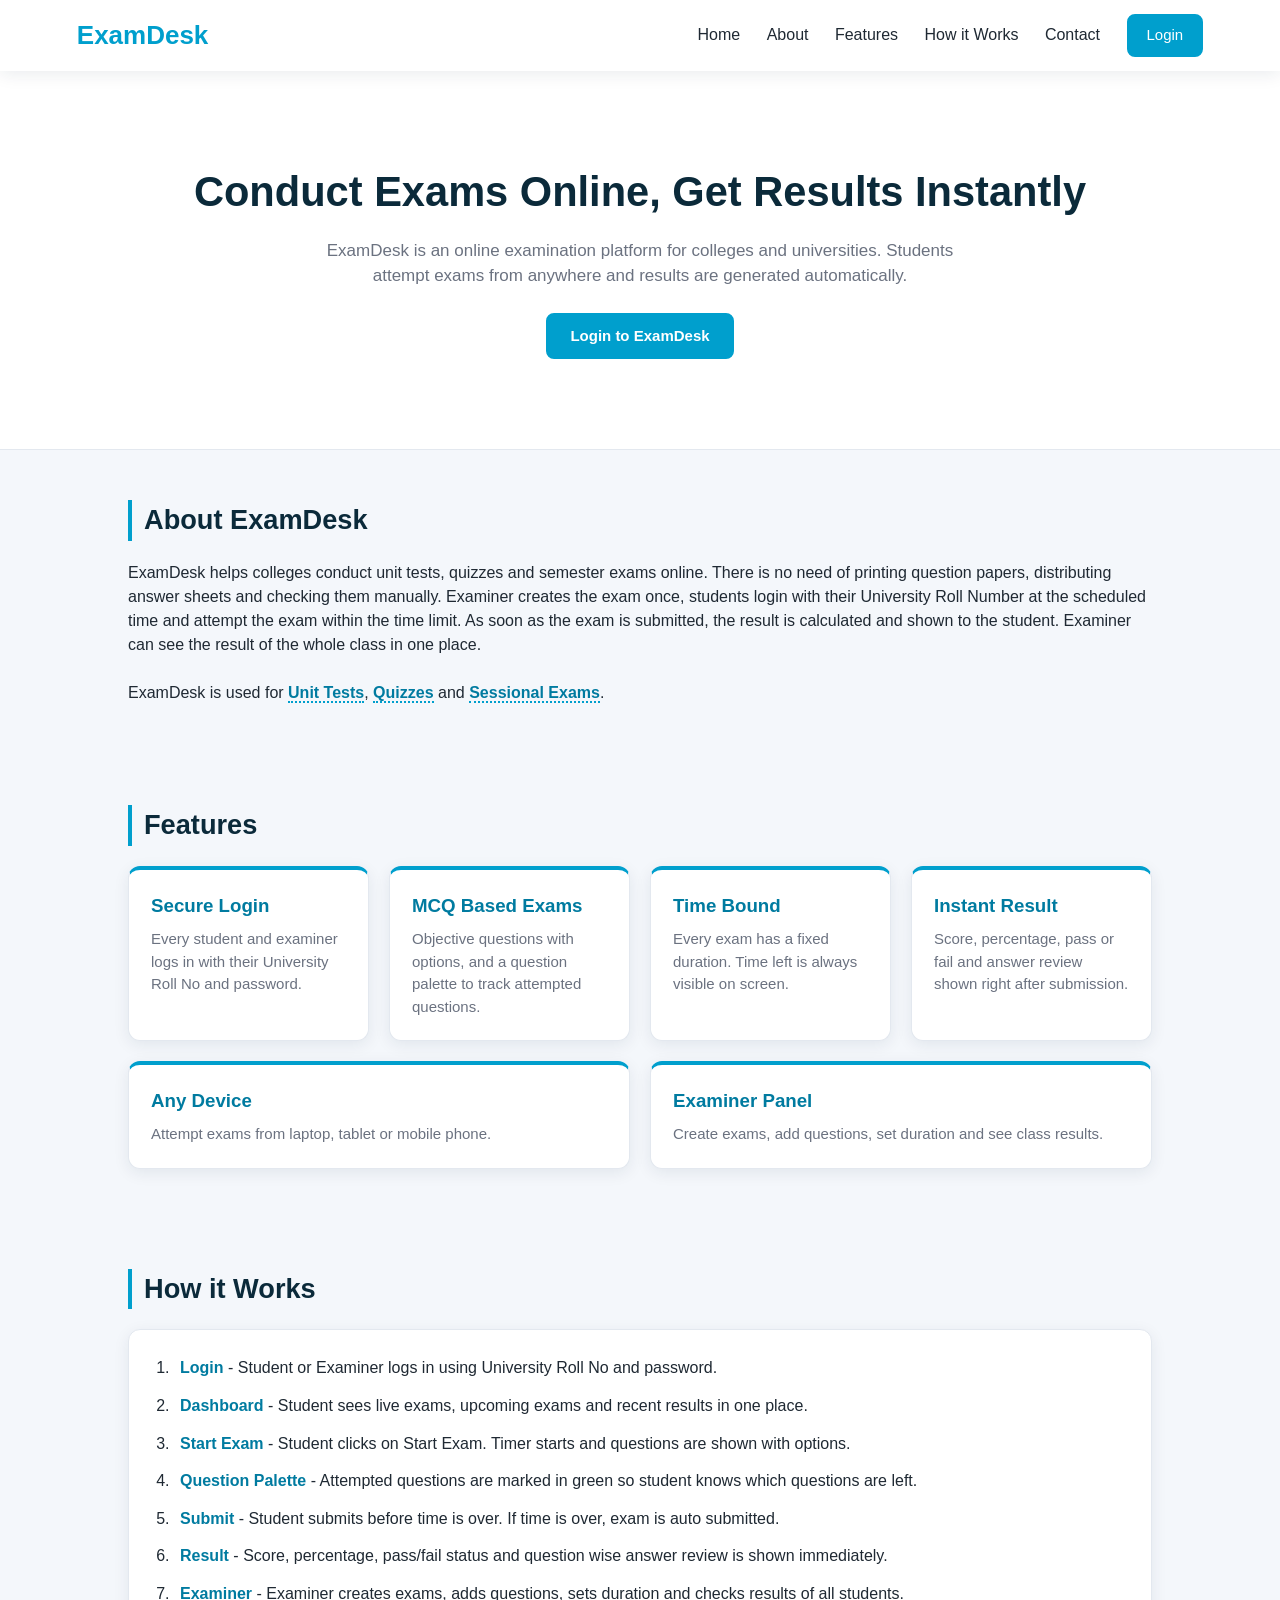
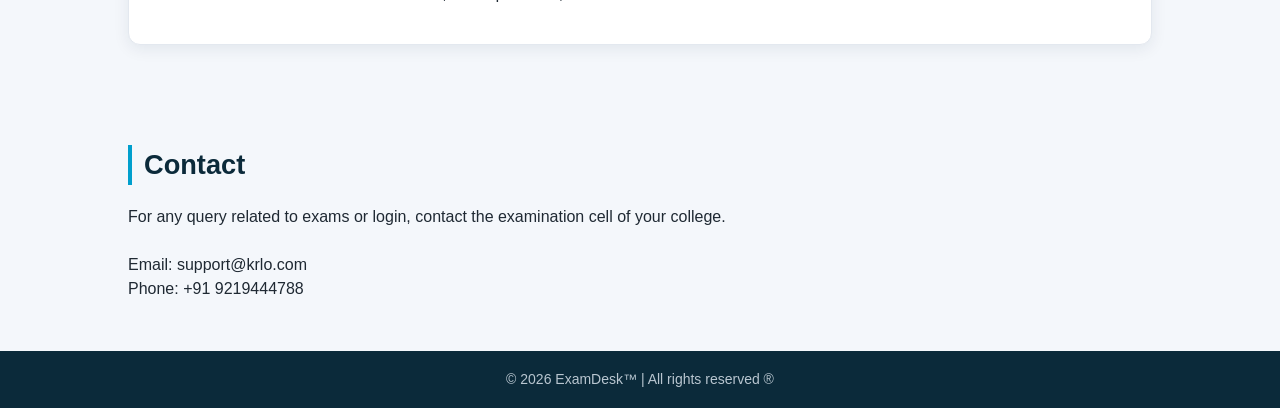
<file: index.html>
<!DOCTYPE html>
<html lang="en">
<head>
  <meta charset="UTF-8">
  <meta name="viewport" content="width=device-width, initial-scale=1.0">
  <title>ExamDesk - Online Examination and Assessment System</title>
  <link rel="stylesheet" href="style.css">
</head>

<body>

  <header class="topbar">
    <h1>ExamDesk</h1>
    <nav>
      <a href="index.html" title="Home">Home</a>
      <a href="#about" title="About ExamDesk">About</a>
      <a href="#features" title="Features">Features</a>
      <a href="#how" title="How it works">How it Works</a>
      <a href="#contact" title="Contact us">Contact</a>
      <a href="login.html" class="btn" title="Login with your University Roll No">Login</a>
    </nav>
  </header>

  <section class="hero">
    <h1>Conduct Exams Online, Get Results Instantly</h1>
    <p>ExamDesk is an online examination platform for colleges and universities. Students attempt exams from anywhere and results are generated automatically.</p>
    <br>
    <a href="login.html" class="btn">Login to ExamDesk</a>
  </section>

  <section id="about" class="section">
    <h2>About ExamDesk</h2>
    <p>
      ExamDesk helps colleges conduct unit tests, quizzes and semester exams online. There is no need of printing
      question papers, distributing answer sheets and checking them manually. Examiner creates the exam once,
      students login with their University Roll Number at the scheduled time and attempt the exam within the time
      limit. As soon as the exam is submitted, the result is calculated and shown to the student. Examiner can see
      the result of the whole class in one place.
    </p>
    <br>
    <p>
      ExamDesk is used for
      <span class="tooltip">Unit Tests<span class="tooltiptext">Short tests conducted after every unit</span></span>,
      <span class="tooltip">Quizzes<span class="tooltiptext">Quick 10-15 minute assessments</span></span> and
      <span class="tooltip">Sessional Exams<span class="tooltiptext">Mid semester internal exams</span></span>.
    </p>
  </section>

  <section id="features" class="section">
    <h2>Features</h2>
    <div class="feature-list">
      <div class="feature" title="Login with roll number and password">
        <h3>Secure Login</h3>
        <p>Every student and examiner logs in with their University Roll No and password.</p>
      </div>
      <div class="feature" title="Objective type questions">
        <h3>MCQ Based Exams</h3>
        <p>Objective questions with options, and a question palette to track attempted questions.</p>
      </div>
      <div class="feature" title="Exam auto submits when time is over">
        <h3>Time Bound</h3>
        <p>Every exam has a fixed duration. Time left is always visible on screen.</p>
      </div>
      <div class="feature" title="No manual checking">
        <h3>Instant Result</h3>
        <p>Score, percentage, pass or fail and answer review shown right after submission.</p>
      </div>
      <div class="feature" title="Works on mobile and laptop">
        <h3>Any Device</h3>
        <p>Attempt exams from laptop, tablet or mobile phone.</p>
      </div>
      <div class="feature" title="For examiners">
        <h3>Examiner Panel</h3>
        <p>Create exams, add questions, set duration and see class results.</p>
      </div>
    </div>
  </section>

  <section id="how" class="section">
    <h2>How it Works</h2>
    <ol class="steps">
      <li><strong>Login</strong> - Student or Examiner logs in using University Roll No and password.</li>
      <li><strong>Dashboard</strong> - Student sees live exams, upcoming exams and recent results in one place.</li>
      <li><strong>Start Exam</strong> - Student clicks on Start Exam. Timer starts and questions are shown with options.</li>
      <li><strong>Question Palette</strong> - Attempted questions are marked in green so student knows which questions are left.</li>
      <li><strong>Submit</strong> - Student submits before time is over. If time is over, exam is auto submitted.</li>
      <li><strong>Result</strong> - Score, percentage, pass/fail status and question wise answer review is shown immediately.</li>
      <li><strong>Examiner</strong> - Examiner creates exams, adds questions, sets duration and checks results of all students.</li>
    </ol>
  </section>

  <section id="contact" class="section">
    <h2>Contact</h2>
    <p>For any query related to exams or login, contact the examination cell of your college.</p>
    <br>
    <p>Email: support@krlo.com</p>
    <p>Phone: +91 9219444788</p>
  </section>

  <footer>
    <p>&copy; 2026 ExamDesk&trade; | All rights reserved &reg;</p>
  </footer>

</body>
</html>
</file>
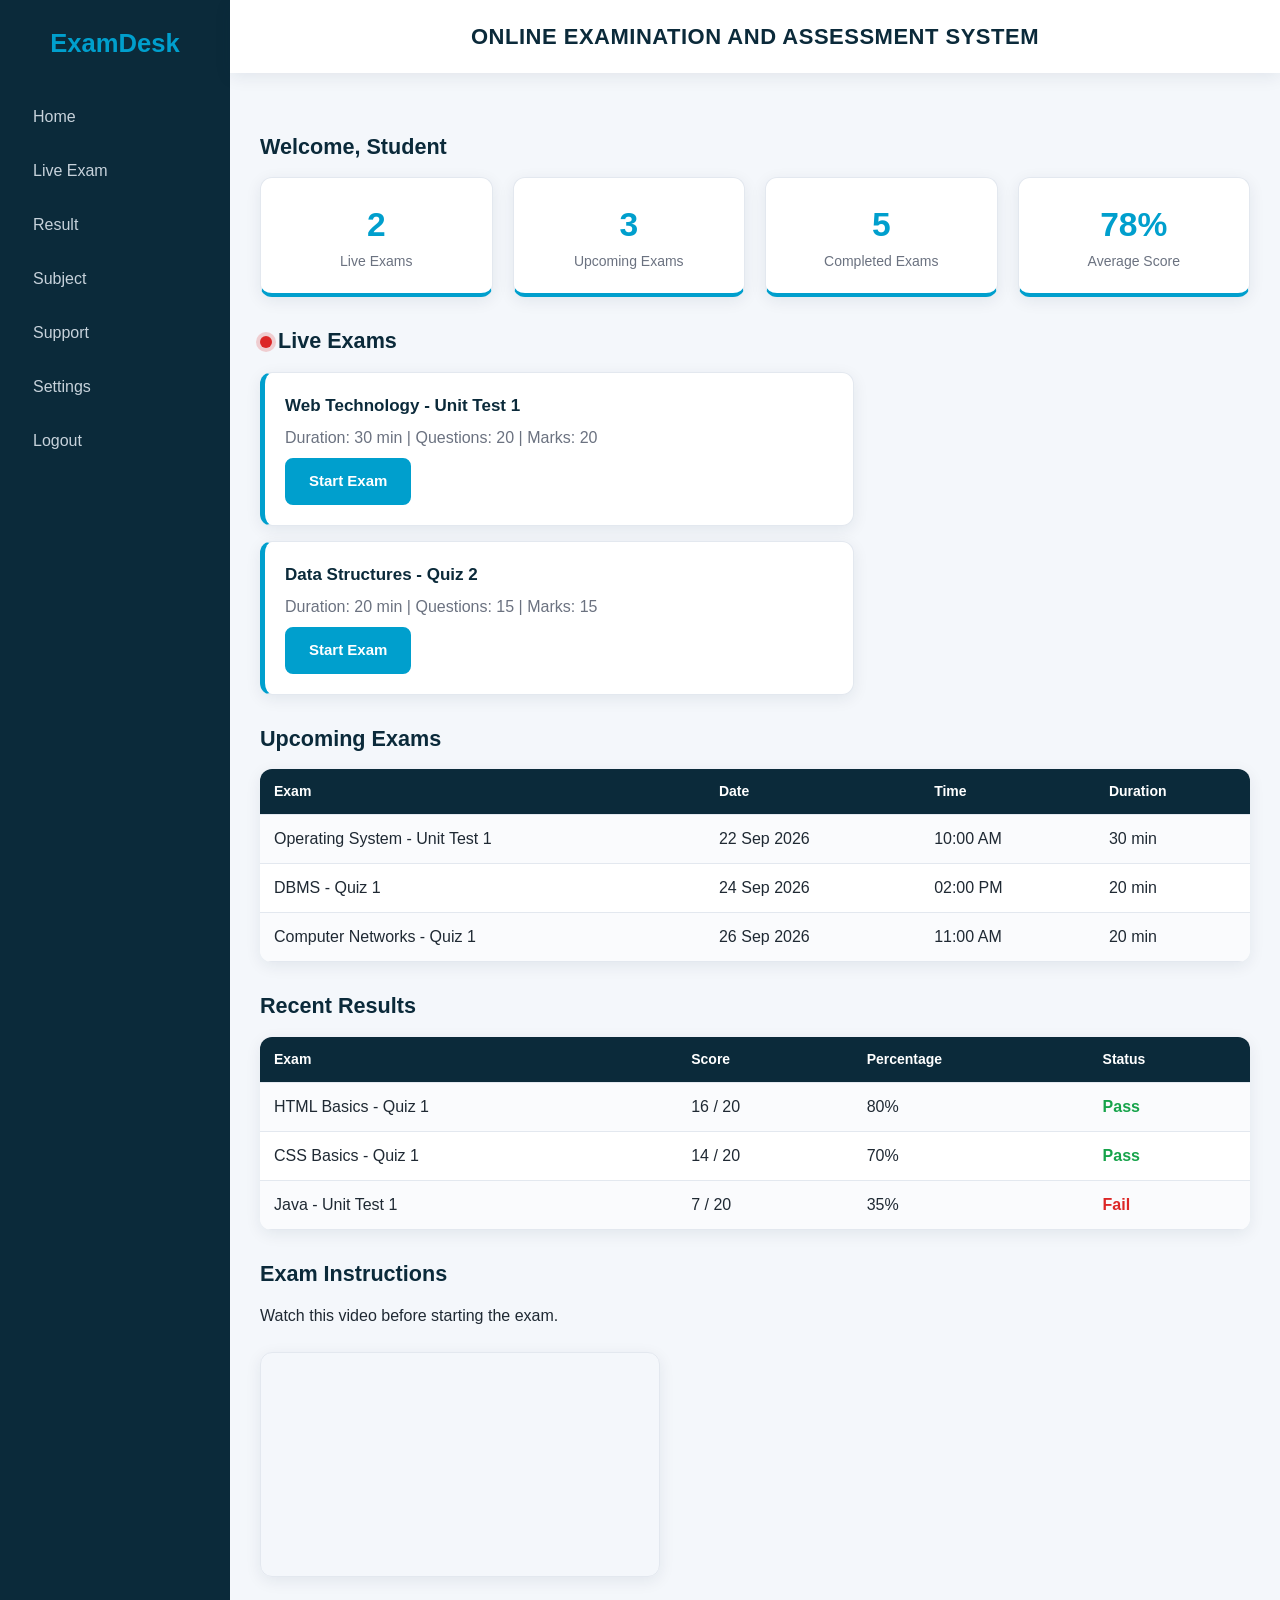
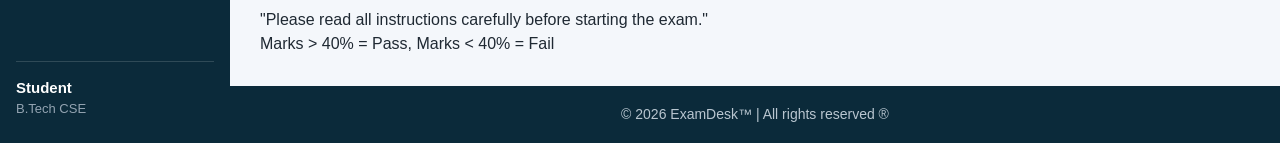
<file: dashboard.html>
<!DOCTYPE html>
<html lang="en">
<head>
  <meta charset="UTF-8">
  <meta name="viewport" content="width=device-width, initial-scale=1.0">
  <title>Dashboard - Online Examination System</title>
  <link rel="stylesheet" href="style.css">
</head>

<body>

  <div class="dashboard">

    <div class="sidebar">
      <h2>ExamDesk</h2>

      <a href="dashboard.html" title="Dashboard">Home</a>
      <a href="exam.html" title="Attempt live exam">Live Exam</a>
      <a href="result.html" title="See your result">Result</a>
      <a href="#">Subject</a>
      <a href="#">Support</a>
      <a href="#">Settings</a>
      <a href="login.html" title="Logout from ExamDesk">Logout</a>

      <div class="profile">
        <h3>Student</h3>
        <p>B.Tech CSE</p>
      </div>
    </div>

    <div class="content">
      <header class="header">
        <h1>ONLINE EXAMINATION AND ASSESSMENT SYSTEM</h1>
      </header>

      <div class="main-content">
        <h2>Welcome, Student</h2>

        <div class="cards">
          <div class="card">
            <h3>2</h3>
            <p>Live Exams</p>
          </div>
          <div class="card">
            <h3>3</h3>
            <p>Upcoming Exams</p>
          </div>
          <div class="card">
            <h3>5</h3>
            <p>Completed Exams</p>
          </div>
          <div class="card">
            <h3>78%</h3>
            <p>Average Score</p>
          </div>
        </div>

        <h2><span id="live" title="Exam is live now"></span> Live Exams</h2>

        <div class="exam-box">
          <p><strong>Web Technology - Unit Test 1</strong></p>
          <p>Duration: 30 min | Questions: 20 | Marks: 20</p>
          <a href="exam.html" class="btn" title="Click to start the exam">Start Exam</a>
        </div>

        <div class="exam-box">
          <p><strong>Data Structures - Quiz 2</strong></p>
          <p>Duration: 20 min | Questions: 15 | Marks: 15</p>
          <a href="exam.html" class="btn" title="Click to start the exam">Start Exam</a>
        </div>

        <h2>Upcoming Exams</h2>
        <table>
          <tr>
            <th>Exam</th>
            <th>Date</th>
            <th>Time</th>
            <th>Duration</th>
          </tr>
          <tr>
            <td>Operating System - Unit Test 1</td>
            <td>22 Sep 2026</td>
            <td>10:00 AM</td>
            <td>30 min</td>
          </tr>
          <tr>
            <td>DBMS - Quiz 1</td>
            <td>24 Sep 2026</td>
            <td>02:00 PM</td>
            <td>20 min</td>
          </tr>
          <tr>
            <td>Computer Networks - Quiz 1</td>
            <td>26 Sep 2026</td>
            <td>11:00 AM</td>
            <td>20 min</td>
          </tr>
        </table>

        <h2>Recent Results</h2>
        <table>
          <tr>
            <th>Exam</th>
            <th>Score</th>
            <th>Percentage</th>
            <th>Status</th>
          </tr>
          <tr>
            <td>HTML Basics - Quiz 1</td>
            <td>16 / 20</td>
            <td>80%</td>
            <td class="pass">Pass</td>
          </tr>
          <tr>
            <td>CSS Basics - Quiz 1</td>
            <td>14 / 20</td>
            <td>70%</td>
            <td class="pass">Pass</td>
          </tr>
          <tr>
            <td>Java - Unit Test 1</td>
            <td>7 / 20</td>
            <td>35%</td>
            <td class="fail">Fail</td>
          </tr>
        </table>

        <h2>Exam Instructions</h2>
        <p>Watch this video before starting the exam.</p>
        <br>
      <iframe width="400" height="225" src="https://www.youtube.com/embed/8h12ccQgnVU" title="YouTube video player" frameborder="0" allow="accelerometer; autoplay; clipboard-write; encrypted-media; gyroscope; picture-in-picture; web-share" referrerpolicy="strict-origin-when-cross-origin" allowfullscreen></iframe>

        <br><br>
        <p>&quot;Please read all instructions carefully before starting the exam.&quot;</p>
        <p>Marks &gt; 40% = Pass, Marks &lt; 40% = Fail</p>
      </div>

      <footer>
        <p>&copy; 2026 ExamDesk&trade; | All rights reserved &reg;</p>
      </footer>
    </div>

  </div>

</body>
</html>
</file>
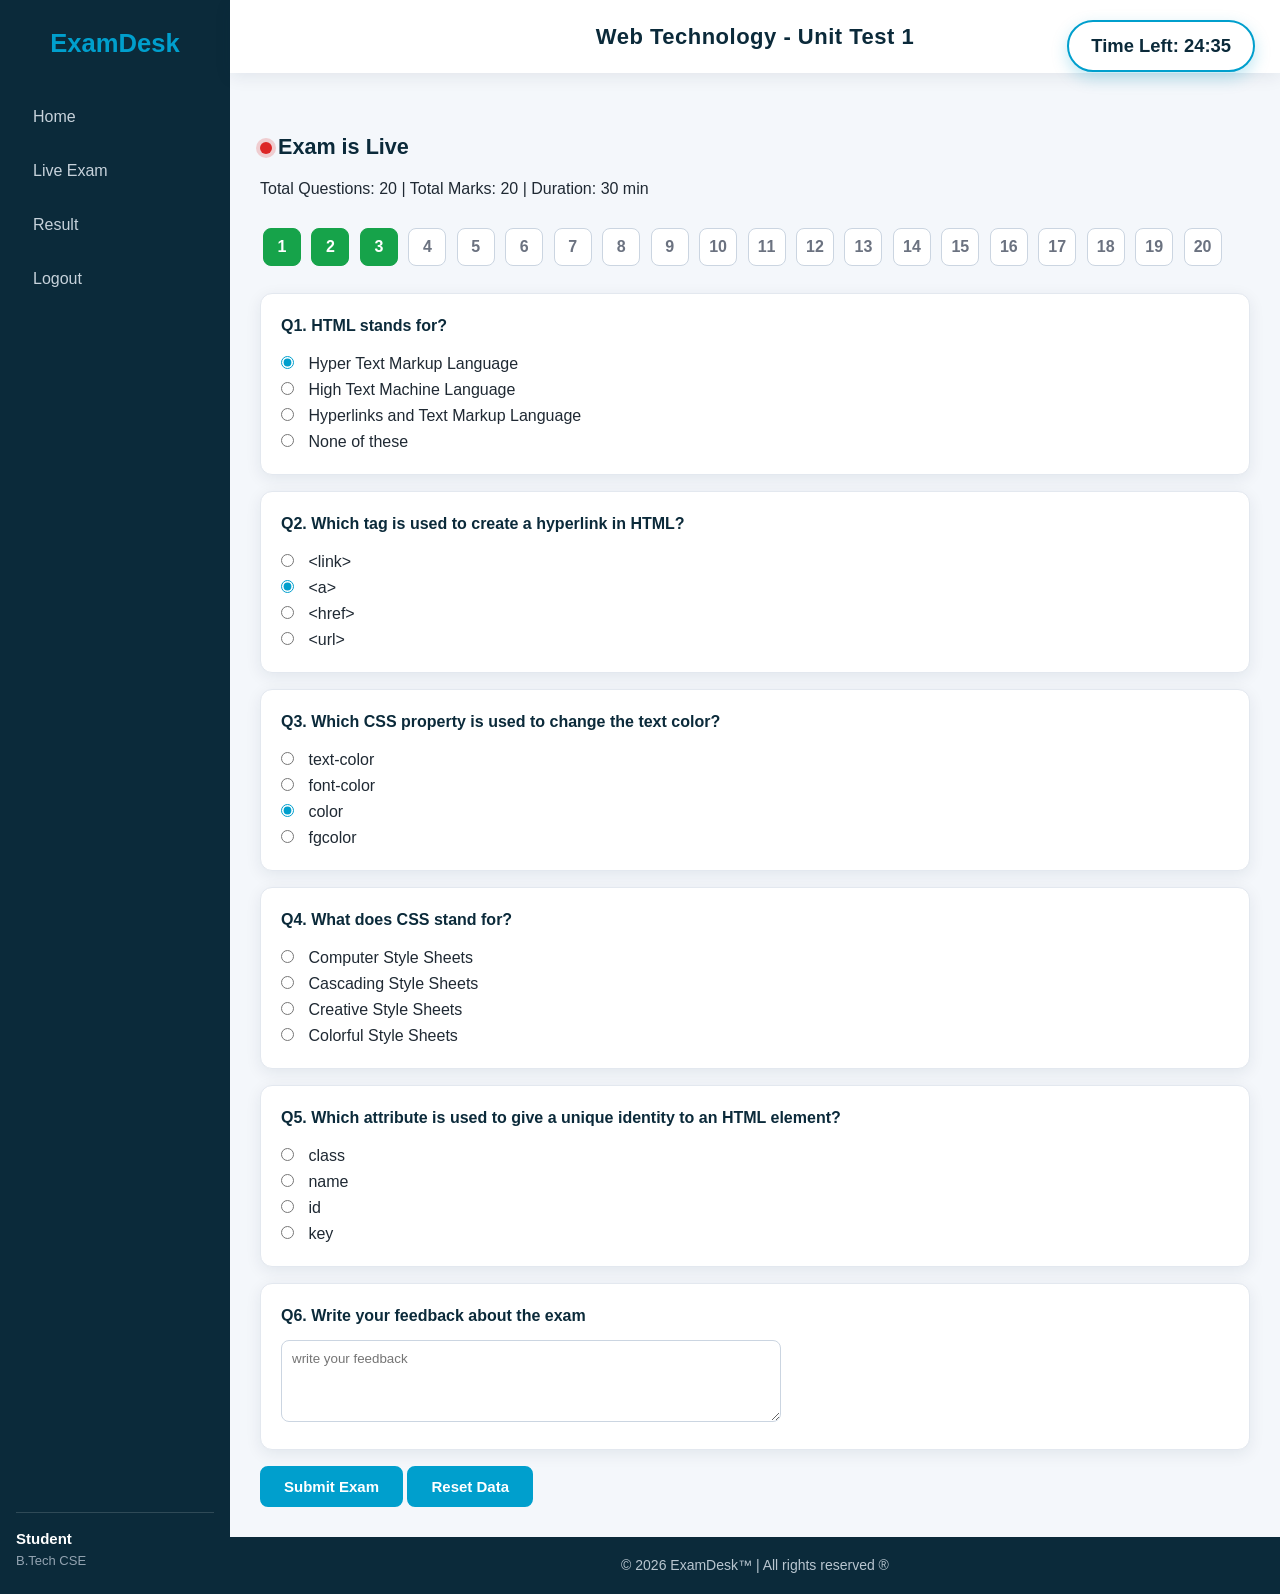
<file: exam.html>
<!DOCTYPE html>
<html lang="en">
<head>
  <meta charset="UTF-8">
  <meta name="viewport" content="width=device-width, initial-scale=1.0">
  <title>Exam - Online Examination System</title>
  <link rel="stylesheet" href="style.css">
</head>

<body>

  <div class="dashboard">

    <div class="sidebar">
      <h2>ExamDesk</h2>

      <a href="dashboard.html" title="Dashboard">Home</a>
      <a href="exam.html" title="Attempt live exam">Live Exam</a>
      <a href="result.html" title="See your result">Result</a>
      <a href="login.html" title="Logout from ExamDesk">Logout</a>

      <div class="profile">
        <h3>Student</h3>
        <p>B.Tech CSE</p>
      </div>
    </div>

    <div class="content">
      <header class="header">
        <h1>Web Technology - Unit Test 1</h1>
      </header>

      <div class="main-content">

        <div class="timer" title="Exam will auto submit when time is over">Time Left: 24:35</div>

        <h2><span id="live"></span> Exam is Live</h2>
        <p>Total Questions: 20 | Total Marks: 20 | Duration: 30 min</p>
        <br>

        <div class="palette">
          <span class="done" title="Attempted">1</span>
          <span class="done">2</span>
          <span class="done">3</span>
          <span>4</span>
          <span>5</span>
          <span>6</span>
          <span>7</span>
          <span>8</span>
          <span>9</span>
          <span>10</span>
          <span>11</span>
          <span>12</span>
          <span>13</span>
          <span>14</span>
          <span>15</span>
          <span>16</span>
          <span>17</span>
          <span>18</span>
          <span>19</span>
          <span>20</span>
        </div>
        <br>

        <form action="result.html">

          <div class="question">
            <p>Q1. HTML stands for?</p>
            <input type="radio" id="q1a" name="q1" checked>
            <label for="q1a">Hyper Text Markup Language</label><br>
            <input type="radio" id="q1b" name="q1">
            <label for="q1b">High Text Machine Language</label><br>
            <input type="radio" id="q1c" name="q1">
            <label for="q1c">Hyperlinks and Text Markup Language</label><br>
            <input type="radio" id="q1d" name="q1">
            <label for="q1d">None of these</label>
          </div>

          <div class="question">
            <p>Q2. Which tag is used to create a hyperlink in HTML?</p>
            <input type="radio" id="q2a" name="q2">
            <label for="q2a">&lt;link&gt;</label><br>
            <input type="radio" id="q2b" name="q2" checked>
            <label for="q2b">&lt;a&gt;</label><br>
            <input type="radio" id="q2c" name="q2">
            <label for="q2c">&lt;href&gt;</label><br>
            <input type="radio" id="q2d" name="q2">
            <label for="q2d">&lt;url&gt;</label>
          </div>

          <div class="question">
            <p>Q3. Which CSS property is used to change the text color?</p>
            <input type="radio" id="q3a" name="q3">
            <label for="q3a">text-color</label><br>
            <input type="radio" id="q3b" name="q3">
            <label for="q3b">font-color</label><br>
            <input type="radio" id="q3c" name="q3" checked>
            <label for="q3c">color</label><br>
            <input type="radio" id="q3d" name="q3">
            <label for="q3d">fgcolor</label>
          </div>

          <div class="question">
            <p>Q4. What does CSS stand for?</p>
            <input type="radio" id="q4a" name="q4">
            <label for="q4a">Computer Style Sheets</label><br>
            <input type="radio" id="q4b" name="q4">
            <label for="q4b">Cascading Style Sheets</label><br>
            <input type="radio" id="q4c" name="q4">
            <label for="q4c">Creative Style Sheets</label><br>
            <input type="radio" id="q4d" name="q4">
            <label for="q4d">Colorful Style Sheets</label>
          </div>

          <div class="question">
            <p>Q5. Which attribute is used to give a unique identity to an HTML element?</p>
            <input type="radio" id="q5a" name="q5">
            <label for="q5a">class</label><br>
            <input type="radio" id="q5b" name="q5">
            <label for="q5b">name</label><br>
            <input type="radio" id="q5c" name="q5">
            <label for="q5c">id</label><br>
            <input type="radio" id="q5d" name="q5">
            <label for="q5d">key</label>
          </div>

          <div class="question">
            <p>Q6. Write your feedback about the exam</p>
            <textarea name="feedback" rows="4" cols="50" placeholder="write your feedback"></textarea>
          </div>

          <button type="submit" class="btn" title="Submit and see result">Submit Exam</button>
          <input type="reset" value="Reset Data" class="btn">
        </form>

      </div>

      <footer>
        <p>&copy; 2026 ExamDesk&trade; | All rights reserved &reg;</p>
      </footer>
    </div>

  </div>

</body>
</html>
</file>
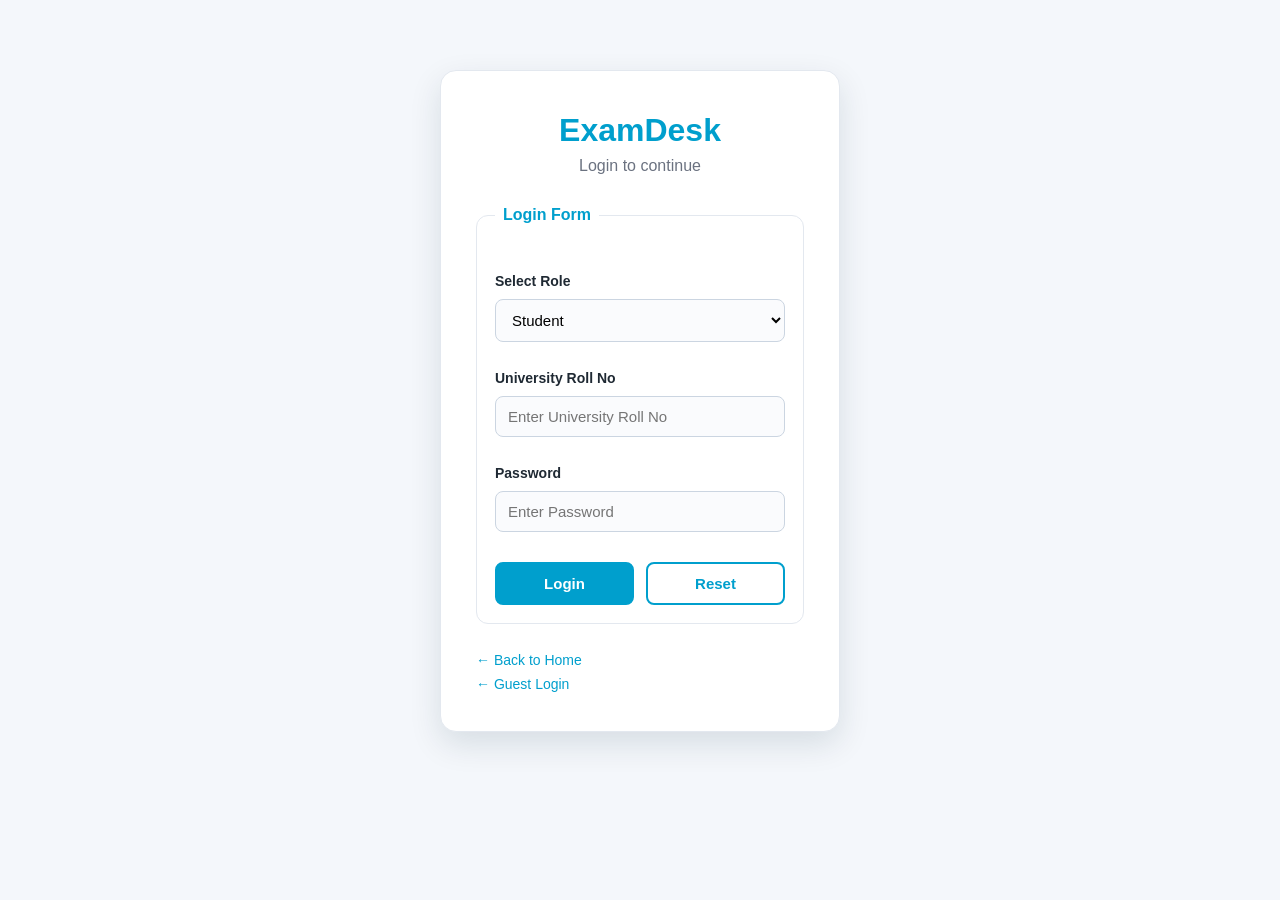
<file: login.html>
<!DOCTYPE html>
<html lang="en">
<head>
  <meta charset="UTF-8">
  <meta name="viewport" content="width=device-width, initial-scale=1.0">
  <title>Login - Online Examination System</title>
  <link rel="stylesheet" href="style.css">
</head>

<body>

  <div class="login-box">
    <h1>ExamDesk</h1>
    <p class="sub">Login to continue</p>

    <form action="dashboard.html">
      <fieldset>
        <legend>Login Form</legend>
        <br>

        <label for="role">Select Role</label>
        <select name="role" id="role" title="Select Student or Examiner">
          <option value="student">Student</option>
          <option value="examiner">Examiner</option>
        </select>
        <br><br>

        <label for="roll">University Roll No</label>
        <input type="text" id="roll" name="roll" placeholder="Enter University Roll No" title="Enter your 10 digit University Roll No" required>
        <br><br>

        <label for="password">Password</label>
        <input type="password" id="password" name="password" placeholder="Enter Password" title="Password is case sensitive" required>
        <br><br>

        <div class="form-btns">
          <input type="submit" value="Login">
          <input type="reset" value="Reset">
        </div>
      </fieldset>
    </form>
    <br>
    <p><a href="index.html" title="Back to Home page">&larr; Back to Home</a></p>
    <p><a href="dashboard.html" title="Back to Home page">&larr; Guest Login</a></p>
  </div>

</body>
</html>
</file>
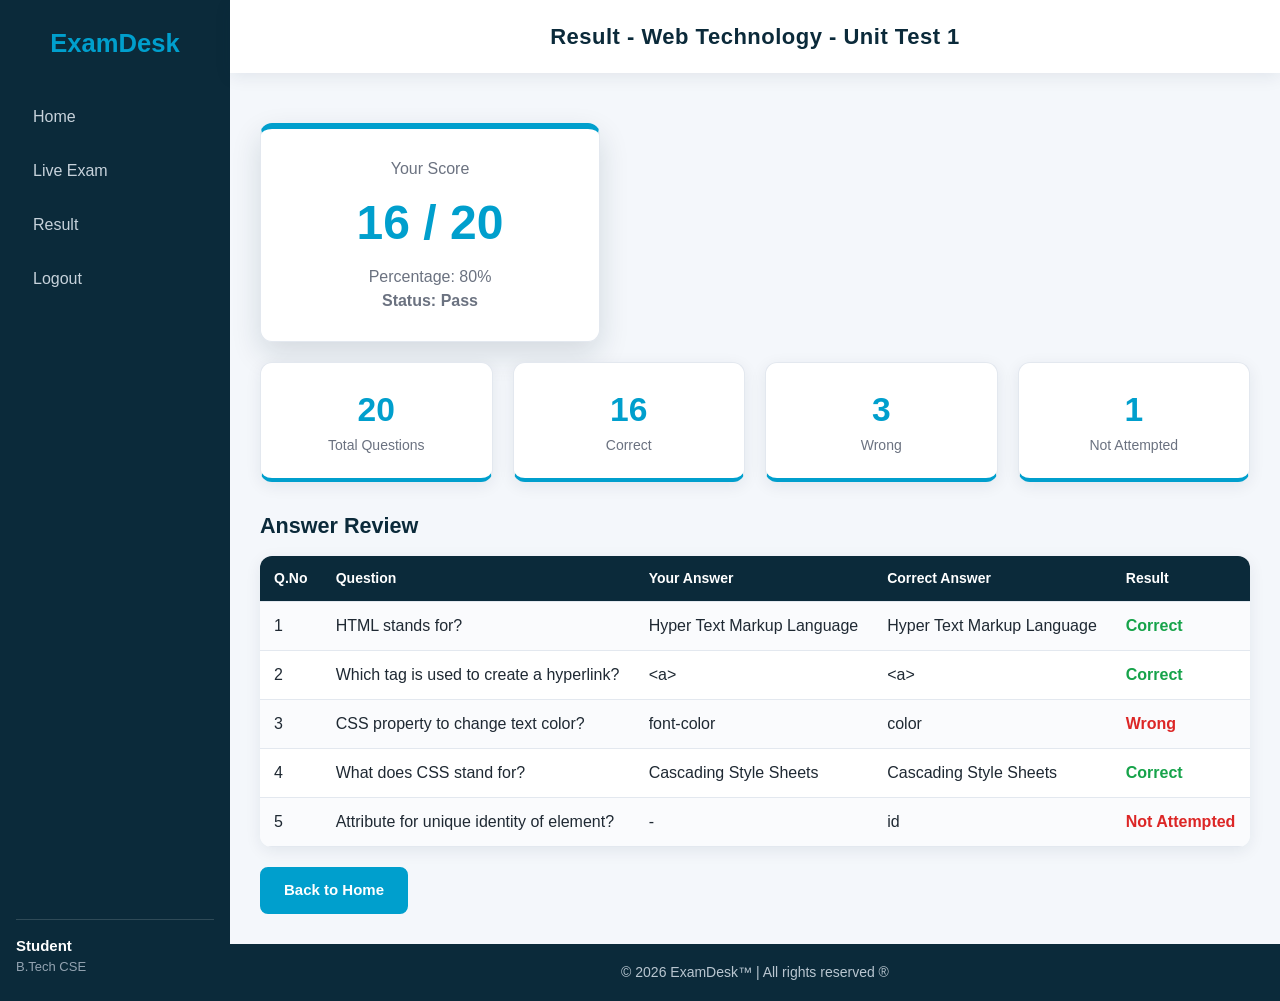
<file: result.html>
<!DOCTYPE html>
<html lang="en">
<head>
  <meta charset="UTF-8">
  <meta name="viewport" content="width=device-width, initial-scale=1.0">
  <title>Result - Online Examination System</title>
  <link rel="stylesheet" href="style.css">
</head>

<body>

  <div class="dashboard">

    <div class="sidebar">
      <h2>ExamDesk</h2>

      <a href="dashboard.html" title="Dashboard">Home</a>
      <a href="exam.html" title="Attempt live exam">Live Exam</a>
      <a href="result.html" title="See your result">Result</a>
      <a href="login.html" title="Logout from ExamDesk">Logout</a>

      <div class="profile">
        <h3>Student</h3>
        <p>B.Tech CSE</p>
      </div>
    </div>

    <div class="content">
      <header class="header">
        <h1>Result - Web Technology - Unit Test 1</h1>
      </header>

      <div class="main-content">

        <div class="score-box">
          <p>Your Score</p>
          <h3>16 / 20</h3>
          <p>Percentage: 80%</p>
          <p class="pass" title="Passing marks are 40%">Status: Pass</p>
        </div>

        <div class="cards">
          <div class="card">
            <h3>20</h3>
            <p>Total Questions</p>
          </div>
          <div class="card">
            <h3>16</h3>
            <p>Correct</p>
          </div>
          <div class="card">
            <h3>3</h3>
            <p>Wrong</p>
          </div>
          <div class="card">
            <h3>1</h3>
            <p>Not Attempted</p>
          </div>
        </div>

        <h2>Answer Review</h2>
        <table>
          <tr>
            <th>Q.No</th>
            <th>Question</th>
            <th>Your Answer</th>
            <th>Correct Answer</th>
            <th>Result</th>
          </tr>
          <tr>
            <td>1</td>
            <td>HTML stands for?</td>
            <td>Hyper Text Markup Language</td>
            <td>Hyper Text Markup Language</td>
            <td class="pass">Correct</td>
          </tr>
          <tr>
            <td>2</td>
            <td>Which tag is used to create a hyperlink?</td>
            <td>&lt;a&gt;</td>
            <td>&lt;a&gt;</td>
            <td class="pass">Correct</td>
          </tr>
          <tr>
            <td>3</td>
            <td>CSS property to change text color?</td>
            <td>font-color</td>
            <td>color</td>
            <td class="fail">Wrong</td>
          </tr>
          <tr>
            <td>4</td>
            <td>What does CSS stand for?</td>
            <td>Cascading Style Sheets</td>
            <td>Cascading Style Sheets</td>
            <td class="pass">Correct</td>
          </tr>
          <tr>
            <td>5</td>
            <td>Attribute for unique identity of element?</td>
            <td>-</td>
            <td>id</td>
            <td class="fail">Not Attempted</td>
          </tr>
        </table>

        <a href="dashboard.html" class="btn">Back to Home</a>

      </div>

      <footer>
        <p>&copy; 2026 ExamDesk&trade; | All rights reserved &reg;</p>
      </footer>
    </div>

  </div>

</body>
</html>
</file>
<file: style.css>
:root {
  --primary-color: #009FCD;
  --primary-dark: #007BA0;
  --dark: #0B2A3A;
  --bg: #F4F7FB;
  --text: #1F2933;
  --muted: #6B7280;
  --line: #E3E8EF;
  --success: #16A34A;
  --danger: #DC2626;
  --sidebar-width: 230px;
  --shadow: 0 4px 16px rgba(11, 42, 58, 0.08);
  --radius: 12px;
}

* {
  box-sizing: border-box;
  margin: 0;
  padding: 0;
}

body {
  font-family: "Segoe UI", Arial, sans-serif;
  background-color: var(--bg);
  color: var(--text);
  line-height: 1.5;
}

h1, h2, h3 {
  color: var(--dark);
}

.btn {
  display: inline-block;
  background-color: var(--primary-color);
  color: white;
  padding: 10px 22px;
  border: 2px solid var(--primary-color);
  border-radius: 8px;
  text-decoration: none;
  cursor: pointer;
  font-size: 15px;
  font-weight: 600;
  transition: background-color 0.3s, transform 0.2s, box-shadow 0.3s;
}

.btn:hover {
  background-color: var(--primary-dark);
  border-color: var(--primary-dark);
  transform: translateY(-2px);
  box-shadow: 0 6px 14px rgba(0, 159, 205, 0.3);
}

.btn:active {
  transform: translateY(0);
  box-shadow: none;
}

table {
  width: 100%;
  border-collapse: collapse;
  background-color: white;
  margin-bottom: 20px;
  border-radius: var(--radius);
  overflow: hidden;
  box-shadow: var(--shadow);
}

th, td {
  border-bottom: 1px solid var(--line);
  padding: 12px 14px;
  text-align: left;
}

th {
  background-color: var(--dark);
  color: white;
  font-weight: 600;
  font-size: 14px;
}

tr:nth-child(even) td {
  background-color: #FAFBFD;
}

tr:hover td {
  background-color: #EAF6FB;
}

footer {
  background-color: var(--dark);
  color: #B9C6D0;
  text-align: center;
  padding: 18px;
  font-size: 14px;
}

.topbar {
  background-color: white;
  padding: 14px 6%;
  display: flex;
  justify-content: space-between;
  align-items: center;
  box-shadow: var(--shadow);
  position: sticky;
  top: 0;
}

.topbar h1 {
  color: var(--primary-color);
  font-size: 26px;
}

.topbar nav a {
  color: var(--text);
  text-decoration: none;
  margin-left: 22px;
  font-weight: 500;
  padding-bottom: 4px;
  border-bottom: 2px solid transparent;
  transition: color 0.3s, border-color 0.3s;
}

.topbar nav a:hover {
  color: var(--primary-color);
  border-bottom-color: var(--primary-color);
}

.topbar nav .btn {
  background-color: var(--primary-color);
  color: white;
  border-color: var(--primary-color);
  padding: 8px 18px;
  border-bottom: 2px solid var(--primary-color);
}

.topbar nav .btn:hover {
  background-color: var(--primary-dark);
  color: white;
}

.hero {
  background-color: white;
  text-align: center;
  padding: 90px 20px;
  border-bottom: 1px solid var(--line);
}

.hero h1 {
  font-size: 2.6rem;
  margin-bottom: 15px;
}

.hero p {
  color: var(--muted);
  max-width: 640px;
  margin: 0 auto;
  font-size: 17px;
}

.section {
  padding: 50px 10%;
}

.section h2 {
  margin-bottom: 20px;
  font-size: 1.7rem;
  padding-left: 12px;
  border-left: 4px solid var(--primary-color);
}

.section p {
  color: var(--text);
}

.feature-list {
  display: flex;
  gap: 20px;
  flex-wrap: wrap;
}

.feature {
  flex: 1;
  min-width: 220px;
  background-color: white;
  border: 1px solid var(--line);
  border-top: 4px solid var(--primary-color);
  border-radius: var(--radius);
  padding: 22px;
  box-shadow: var(--shadow);
  transition: transform 0.3s, box-shadow 0.3s;
}

.feature:hover {
  transform: translateY(-5px);
  box-shadow: 0 10px 24px rgba(11, 42, 58, 0.12);
}

.feature h3 {
  margin-bottom: 8px;
  color: var(--primary-dark);
}

.feature p {
  color: var(--muted);
  font-size: 15px;
}

.tooltip {
  position: relative;
  border-bottom: 2px dotted var(--primary-color);
  cursor: help;
  color: var(--primary-dark);
  font-weight: 600;
}

.tooltip .tooltiptext {
  visibility: hidden;
  width: 210px;
  background-color: var(--dark);
  color: white;
  text-align: center;
  padding: 8px;
  border-radius: 8px;
  position: absolute;
  bottom: 130%;
  left: 0;
  font-size: 13px;
  font-weight: normal;
  opacity: 0;
  transition: opacity 0.3s;
}

.tooltip:hover .tooltiptext {
  visibility: visible;
  opacity: 1;
}

.steps {
  background-color: white;
  border: 1px solid var(--line);
  border-radius: var(--radius);
  padding: 25px 25px 25px 45px;
  box-shadow: var(--shadow);
}

.steps li {
  margin-bottom: 12px;
  line-height: 1.6;
  padding-left: 6px;
}

.steps li strong {
  color: var(--primary-dark);
}

@media (max-width: 600px) {
  .topbar {
    flex-direction: column;
    gap: 10px;
    position: static;
  }

  .topbar nav a {
    margin: 0 8px;
  }

  .hero {
    padding: 60px 20px;
  }

  .hero h1 {
    font-size: 1.8rem;
  }

  .feature-list {
    flex-direction: column;
  }

  .section {
    padding: 40px 6%;
  }
}
.login-box {
  width: 400px;
  margin: 70px auto;
  background-color: white;
  padding: 35px;
  border: 1px solid var(--line);
  border-radius: 16px;
  box-shadow: 0 12px 32px rgba(11, 42, 58, 0.12);
}

.login-box h1 {
  text-align: center;
  color: var(--primary-color);
  font-size: 2rem;
}

.login-box .sub {
  text-align: center;
  color: var(--muted);
  margin-bottom: 25px;
}

.login-box fieldset {
  border: 1px solid var(--line);
  border-radius: var(--radius);
  padding: 18px;
}

.login-box legend {
  padding: 0 8px;
  color: var(--primary-color);
  font-weight: 600;
}

.login-box label {
  font-size: 14px;
  font-weight: 600;
  color: var(--text);
}

.login-box input,
.login-box select {
  width: 100%;
  padding: 11px 12px;
  margin-top: 6px;
  border: 1px solid #CBD5E1;
  border-radius: 8px;
  font-size: 15px;
  background-color: #FAFBFD;
  transition: border-color 0.3s, box-shadow 0.3s;
}

.login-box input:focus,
.login-box select:focus {
  outline: none;
  border-color: var(--primary-color);
  background-color: white;
  box-shadow: 0 0 0 3px rgba(0, 159, 205, 0.18);
}

.form-btns {
  display: flex;
  gap: 12px;
}

.login-box input[type="submit"],
.login-box input[type="reset"] {
  flex: 1;
  padding: 11px;
  border: 2px solid var(--primary-color);
  border-radius: 8px;
  cursor: pointer;
  font-weight: 600;
  transition: background-color 0.3s, transform 0.2s;
}

.login-box input[type="submit"] {
  background-color: var(--primary-color);
  color: white;
}

.login-box input[type="submit"]:hover {
  background-color: var(--primary-dark);
  border-color: var(--primary-dark);
  transform: translateY(-2px);
}

.login-box input[type="submit"]:active {
  transform: translateY(0);
}

.login-box input[type="reset"] {
  background-color: white;
  color: var(--primary-color);
}

.login-box input[type="reset"]:hover {
  background-color: #EAF6FB;
}

.login-box a {
  color: var(--primary-color);
  text-decoration: none;
  font-size: 14px;
}

.login-box a:hover {
  text-decoration: underline;
}

@media (max-width: 600px) {
  .login-box {
    width: 90%;
    margin: 40px auto;
    padding: 25px;
  }
}
.dashboard {
  display: grid;
  grid-template-columns: var(--sidebar-width) 1fr;
  min-height: 100vh;
}

.sidebar {
  background: var(--dark);
  color: white;
  padding: 24px 16px;
  display: flex;
  flex-direction: column;
}

.sidebar h2 {
  color: var(--primary-color);
  text-align: center;
  margin-bottom: 28px;
  font-size: 1.6rem;
}

.sidebar a {
  display: block;
  color: #C7D2DB;
  text-decoration: none;
  padding: 11px 14px;
  margin: 4px 0;
  border-radius: 8px;
  font-weight: 500;
  border-left: 3px solid transparent;
  transition: background-color 0.3s, color 0.3s, border-color 0.3s;
}

.sidebar a:hover {
  background-color: rgba(255, 255, 255, 0.08);
  color: white;
  border-left-color: var(--primary-color);
}

.profile {
  margin-top: auto;
  border-top: 1px solid rgba(255, 255, 255, 0.15);
  padding-top: 15px;
}

.profile h3 {
  color: white;
  font-size: 15px;
}

.profile p {
  font-size: 13px;
  color: #93A3B1;
}

.content {
  background: var(--bg);
}

.header {
  background: white;
  padding: 20px 30px;
  text-align: center;
  box-shadow: var(--shadow);
}

.header h1 {
  font-size: 22px;
  letter-spacing: 0.5px;
}

.main-content {
  padding: 30px;
}

.main-content h2 {
  margin: 28px 0 14px;
  font-size: 1.35rem;
}

.cards {
  display: flex;
  gap: 20px;
  flex-wrap: wrap;
}

.card {
  flex: 1;
  min-width: 160px;
  height: 120px;
  background-color: white;
  border: 1px solid var(--line);
  border-bottom: 4px solid var(--primary-color);
  border-radius: var(--radius);
  display: flex;
  flex-direction: column;
  justify-content: center;
  align-items: center;
  box-shadow: var(--shadow);
  transition: transform 0.3s, box-shadow 0.3s;
}

.card:hover {
  transform: translateY(-4px);
  box-shadow: 0 10px 24px rgba(11, 42, 58, 0.12);
}

.card h3 {
  font-size: 2.1rem;
  color: var(--primary-color);
}

.card p {
  color: var(--muted);
  font-size: 14px;
}

.exam-box {
  background-color: white;
  border: 1px solid var(--line);
  border-left: 5px solid var(--primary-color);
  border-radius: var(--radius);
  padding: 20px;
  margin-bottom: 15px;
  width: 60%;
  box-shadow: var(--shadow);
}

.exam-box p {
  margin-bottom: 8px;
  color: var(--muted);
}

.exam-box p strong {
  color: var(--dark);
  font-size: 17px;
}

#live {
  width: 12px;
  height: 12px;
  background: var(--danger);
  border-radius: 50%;
  display: inline-block;
  box-shadow: 0 0 0 4px rgba(220, 38, 38, 0.2);
  animation: blink 1s infinite alternate;
}

@keyframes blink {
  0% {
    opacity: 1;
  }
  100% {
    opacity: 0.3;
  }
}

.pass {
  color: var(--success);
  font-weight: bold;
}

.fail {
  color: var(--danger);
  font-weight: bold;
}

iframe {
  border: 1px solid var(--line);
  border-radius: var(--radius);
  max-width: 100%;
  box-shadow: var(--shadow);
}

@media (max-width: 600px) {
  .dashboard {
    grid-template-columns: 1fr;
  }

  .sidebar {
    flex-direction: row;
    flex-wrap: wrap;
    justify-content: center;
    gap: 4px;
    padding: 14px;
  }

  .sidebar h2 {
    width: 100%;
    margin-bottom: 10px;
  }

  .sidebar a {
    padding: 8px 12px;
    border-left: none;
  }

  .profile {
    display: none;
  }

  .cards {
    flex-direction: column;
  }

  .exam-box {
    width: 100%;
  }

  .main-content {
    padding: 20px;
  }
}
.timer {
  position: fixed;
  top: 20px;
  right: 25px;
  background-color: white;
  color: var(--dark);
  border: 2px solid var(--primary-color);
  border-radius: 30px;
  padding: 10px 22px;
  font-size: 1.15rem;
  font-weight: bold;
  box-shadow: 0 6px 16px rgba(0, 159, 205, 0.25);
}

.question {
  background-color: white;
  border: 1px solid var(--line);
  border-radius: var(--radius);
  padding: 20px;
  margin-bottom: 16px;
  box-shadow: var(--shadow);
}

.question p {
  font-weight: 600;
  margin-bottom: 12px;
  color: var(--dark);
}

.question label {
  cursor: pointer;
  padding: 4px 6px;
}

.question label:hover {
  color: var(--primary-dark);
}

.question input[type="radio"] {
  accent-color: var(--primary-color);
  margin: 6px 4px 6px 0;
}

.question textarea {
  width: 100%;
  max-width: 500px;
  padding: 10px;
  border: 1px solid #CBD5E1;
  border-radius: 8px;
  font-family: inherit;
}

.question textarea:focus {
  outline: none;
  border-color: var(--primary-color);
}

.palette span {
  display: inline-block;
  width: 38px;
  height: 38px;
  line-height: 36px;
  text-align: center;
  border: 1px solid #CBD5E1;
  border-radius: 8px;
  background-color: white;
  margin: 3px;
  font-weight: 600;
  color: var(--muted);
  transition: transform 0.2s;
}

.palette span:hover {
  transform: scale(1.1);
}

.palette .done {
  background-color: var(--success);
  border-color: var(--success);
  color: white;
}

.score-box {
  background-color: white;
  width: 340px;
  padding: 28px 20px;
  border: 1px solid var(--line);
  border-top: 6px solid var(--primary-color);
  border-radius: var(--radius);
  box-shadow: 0 12px 30px rgba(11, 42, 58, 0.14);
  text-align: center;
  margin: 20px 0;
}

.score-box p {
  color: var(--muted);
}

.score-box h3 {
  font-size: 3rem;
  color: var(--primary-color);
  margin: 6px 0;
}

@media (max-width: 600px) {
  .timer {
    position: static;
    display: inline-block;
    margin-bottom: 15px;
  }

  .score-box {
    width: 100%;
  }
}
</file>
